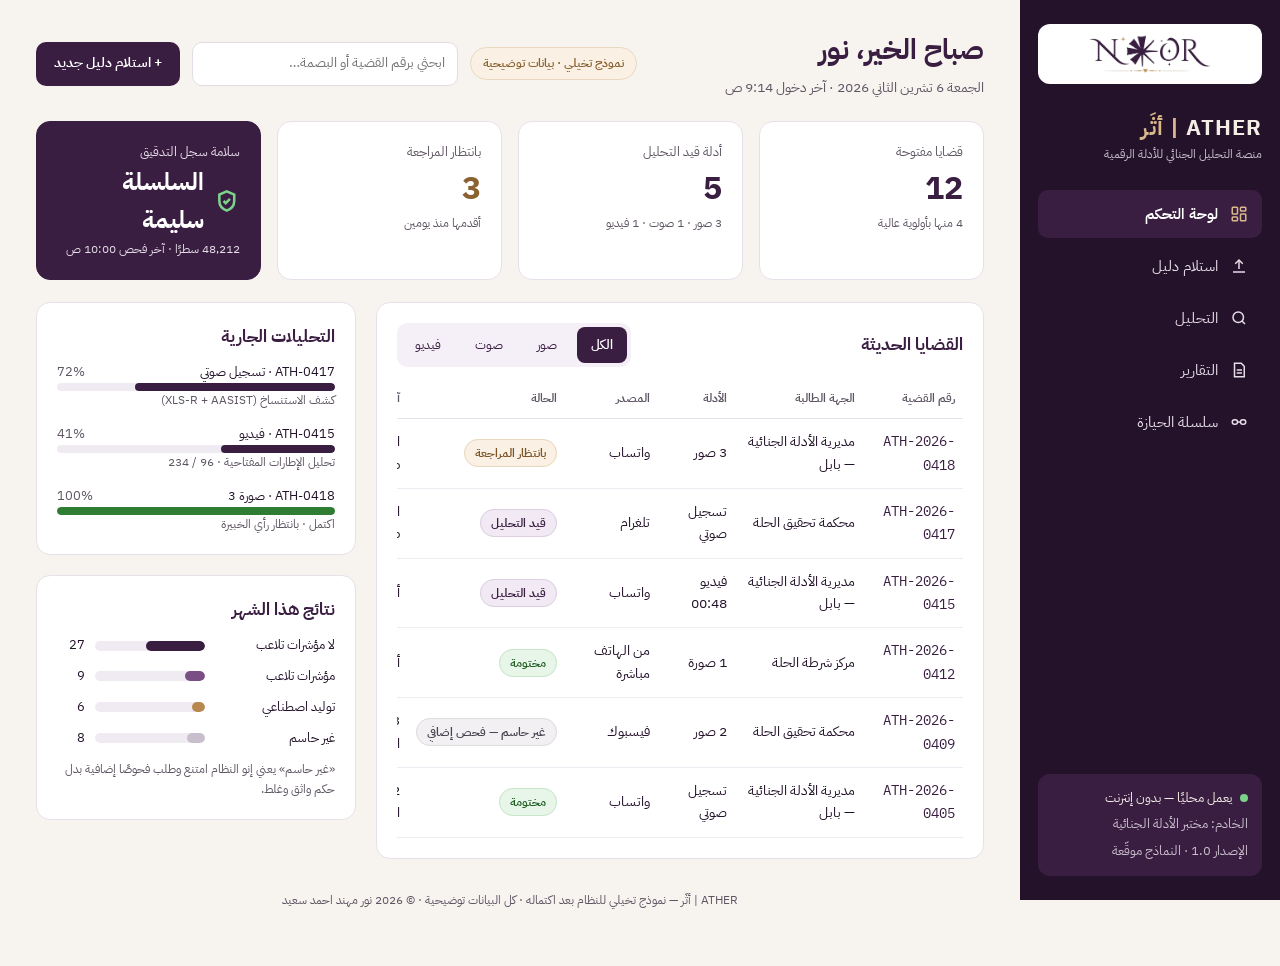
<file: index.html>
<!doctype html>
<html lang="ar" dir="rtl">
<head>
<meta charset="utf-8">
<meta name="viewport" content="width=device-width, initial-scale=1">
<title>ATHER | أثَر — لوحة التحكم</title>
<meta name="description" content="ATHER (أثَر) — نموذج تخيلي لمنصة تحليل جنائي للأدلة الرقمية: صور، صوت، فيديو.">
<link rel="icon" type="image/png" href="logo.png">
<link rel="preconnect" href="https://fonts.googleapis.com">
<link rel="preconnect" href="https://fonts.gstatic.com" crossorigin>
<link href="https://fonts.googleapis.com/css2?family=IBM+Plex+Sans+Arabic:wght@400;500;600;700&family=IBM+Plex+Mono:wght@400;500&family=Amiri:wght@400;700&display=swap" rel="stylesheet">
<link rel="stylesheet" href="style.css">
</head>
<body>
<div class="layout">
  <nav class="side" aria-label="القائمة الرئيسية">
    <div class="logo"><img src="logo.png" alt="شعار نور"></div>
    <div class="brand">ATHER <span>| أثَر</span><small>منصة التحليل الجنائي للأدلة الرقمية</small></div>
    <div class="nav">
      <a href="index.html" class="active" aria-current="page"><svg viewBox="0 0 24 24" aria-hidden="true"><rect x="3" y="3" width="7" height="9" rx="1"/><rect x="14" y="3" width="7" height="5" rx="1"/><rect x="14" y="12" width="7" height="9" rx="1"/><rect x="3" y="16" width="7" height="5" rx="1"/></svg>لوحة التحكم</a>
      <a href="intake.html"><svg viewBox="0 0 24 24" aria-hidden="true"><path d="M12 16V4"/><path d="M7 9l5-5 5 5"/><path d="M4 20h16"/></svg>استلام دليل</a>
      <a href="analysis.html"><svg viewBox="0 0 24 24" aria-hidden="true"><circle cx="11" cy="11" r="7"/><path d="M20 20l-4-4"/></svg>التحليل</a>
      <a href="report.html"><svg viewBox="0 0 24 24" aria-hidden="true"><path d="M6 3h9l4 4v14H6z"/><path d="M9 12h7M9 16h7"/></svg>التقارير</a>
      <a href="custody.html"><svg viewBox="0 0 24 24" aria-hidden="true"><rect x="3" y="9" width="7" height="6" rx="3"/><rect x="14" y="9" width="7" height="6" rx="3"/><path d="M10 12h4"/></svg>سلسلة الحيازة</a>
    </div>
    <div class="status">
      <span class="on">يعمل محليًا — بدون إنترنت</span>
      <div>الخادم: مختبر الأدلة الجنائية</div>
      <div>الإصدار 1.0 · النماذج موقّعة</div>
    </div>
  </nav>
  <main class="main">
    <header class="top">
      <div>
        <h1>صباح الخير، نور</h1>
        <p>الجمعة 6 تشرين الثاني 2026 · آخر دخول 9:14 ص</p>
      </div>
      <div style="display:flex;flex-wrap:wrap;gap:12px;align-items:center">
        <span class="demo">نموذج تخيلي · بيانات توضيحية</span>
        <label class="f" style="flex-direction:row;align-items:center;gap:8px;background:#fff;border:1px solid #E3DCE6;border-radius:10px;padding:0 12px;min-height:44px">
          <span class="sr">بحث</span>
          <input type="search" placeholder="ابحثي برقم القضية أو البصمة…" style="border:0;min-height:40px;padding:0;width:240px">
        </label>
        <a class="btn" href="intake.html">+ استلام دليل جديد</a>
      </div>
    </header>

    <section class="grid4" aria-label="المؤشرات">
      <div class="card kpi"><div class="lbl">قضايا مفتوحة</div><div class="val">12</div><div class="sub">4 منها بأولوية عالية</div></div>
      <div class="card kpi"><div class="lbl">أدلة قيد التحليل</div><div class="val">5</div><div class="sub">3 صور · 1 صوت · 1 فيديو</div></div>
      <div class="card kpi"><div class="lbl">بانتظار المراجعة</div><div class="val" style="color:#8A6232">3</div><div class="sub">أقدمها منذ يومين</div></div>
      <div class="card kpi dark"><div class="lbl">سلامة سجل التدقيق</div>
        <div class="val"><svg width="26" height="26" viewBox="0 0 24 24" fill="none" stroke="#7BD389" stroke-width="2.4" aria-hidden="true"><path d="M12 3l7 3v6c0 4.5-3 7.5-7 9-4-1.5-7-4.5-7-9V6z"/><path d="M9 12l2 2 4-4"/></svg>السلسلة سليمة</div>
        <div class="sub">48,212 سطرًا · آخر فحص 10:00 ص</div></div>
    </section>

    <div class="row">
      <section class="card grow" aria-label="القضايا الحديثة">
        <div style="display:flex;flex-wrap:wrap;align-items:center;justify-content:space-between;gap:12px;margin-bottom:12px">
          <h2 style="margin:0">القضايا الحديثة</h2>
          <div class="seg" role="group" aria-label="تصفية حسب نوع الدليل" id="filters">
            <button type="button" data-f="all" aria-pressed="true">الكل</button>
            <button type="button" data-f="image" aria-pressed="false">صور</button>
            <button type="button" data-f="audio" aria-pressed="false">صوت</button>
            <button type="button" data-f="video" aria-pressed="false">فيديو</button>
          </div>
        </div>
        <div class="scroll">
          <table style="min-width:640px">
            <thead><tr><th>رقم القضية</th><th>الجهة الطالبة</th><th>الأدلة</th><th>المصدر</th><th>الحالة</th><th>آخر تحديث</th></tr></thead>
            <tbody id="cases">
              <tr data-k="image"><td><a class="mono" href="analysis.html">ATH-2026-0418</a></td><td>مديرية الأدلة الجنائية — بابل</td><td>3 صور</td><td>واتساب</td><td><span class="chip gold">بانتظار المراجعة</span></td><td>اليوم 10:42 ص</td></tr>
              <tr data-k="audio"><td><a class="mono" href="analysis.html#audio">ATH-2026-0417</a></td><td>محكمة تحقيق الحلة</td><td>تسجيل صوتي</td><td>تلغرام</td><td><span class="chip purple">قيد التحليل</span></td><td>اليوم 9:58 ص</td></tr>
              <tr data-k="video"><td><a class="mono" href="analysis.html#video">ATH-2026-0415</a></td><td>مديرية الأدلة الجنائية — بابل</td><td>فيديو 00:48</td><td>واتساب</td><td><span class="chip purple">قيد التحليل</span></td><td>أمس 4:20 م</td></tr>
              <tr data-k="image"><td><a class="mono" href="report.html">ATH-2026-0412</a></td><td>مركز شرطة الحلة</td><td>1 صورة</td><td>من الهاتف مباشرة</td><td><span class="chip green">مختومة</span></td><td>أمس 1:05 م</td></tr>
              <tr data-k="image"><td><a class="mono" href="analysis.html">ATH-2026-0409</a></td><td>محكمة تحقيق الحلة</td><td>2 صور</td><td>فيسبوك</td><td><span class="chip grey">غير حاسم — فحص إضافي</span></td><td>3 تشرين الثاني</td></tr>
              <tr data-k="audio"><td><a class="mono" href="report.html">ATH-2026-0405</a></td><td>مديرية الأدلة الجنائية — بابل</td><td>تسجيل صوتي</td><td>واتساب</td><td><span class="chip green">مختومة</span></td><td>2 تشرين الثاني</td></tr>
            </tbody>
          </table>
        </div>
      </section>

      <div class="side-col">
        <section class="card" aria-label="التحليلات الجارية">
          <h2>التحليلات الجارية</h2>
          <div style="display:flex;flex-direction:column;gap:14px;font-size:13px">
            <div><div style="display:flex;justify-content:space-between"><span>ATH-0417 · تسجيل صوتي</span><span class="crumb">72%</span></div><div class="bar"><i style="width:72%"></i></div><div class="crumb" style="font-size:12px">كشف الاستنساخ (XLS-R + AASIST)</div></div>
            <div><div style="display:flex;justify-content:space-between"><span>ATH-0415 · فيديو</span><span class="crumb">41%</span></div><div class="bar"><i style="width:41%"></i></div><div class="crumb" style="font-size:12px">تحليل الإطارات المفتاحية · 96 / 234</div></div>
            <div><div style="display:flex;justify-content:space-between"><span>ATH-0418 · صورة 3</span><span class="crumb">100%</span></div><div class="bar"><i style="width:100%;background:#2E7D32"></i></div><div class="crumb" style="font-size:12px">اكتمل · بانتظار رأي الخبيرة</div></div>
          </div>
        </section>
        <section class="card" aria-label="نتائج هذا الشهر">
          <h2>نتائج هذا الشهر</h2>
          <div style="display:flex;flex-direction:column;gap:10px;font-size:13px">
            <div style="display:flex;align-items:center;gap:10px"><span style="width:120px">لا مؤشرات تلاعب</span><div class="bar" style="flex:1;height:10px"><i style="width:54%"></i></div><span style="width:28px">27</span></div>
            <div style="display:flex;align-items:center;gap:10px"><span style="width:120px">مؤشرات تلاعب</span><div class="bar" style="flex:1;height:10px"><i style="width:18%;background:#7A4F86"></i></div><span style="width:28px">9</span></div>
            <div style="display:flex;align-items:center;gap:10px"><span style="width:120px">توليد اصطناعي</span><div class="bar" style="flex:1;height:10px"><i style="width:12%;background:#B8894F"></i></div><span style="width:28px">6</span></div>
            <div style="display:flex;align-items:center;gap:10px"><span style="width:120px">غير حاسم</span><div class="bar" style="flex:1;height:10px"><i style="width:16%;background:#C9BFCC"></i></div><span style="width:28px">8</span></div>
          </div>
          <p class="crumb" style="margin:12px 0 0;font-size:12px">«غير حاسم» يعني إنو النظام امتنع وطلب فحوصًا إضافية بدل حكم واثق وغلط.</p>
        </section>
      </div>
    </div>

    <footer class="site">ATHER | أثَر — نموذج تخيلي للنظام بعد اكتماله · كل البيانات توضيحية · © 2026 نور مهند احمد سعيد</footer>
  </main>
</div>
<script src="index.js"></script>
</body>
</html>
</file>
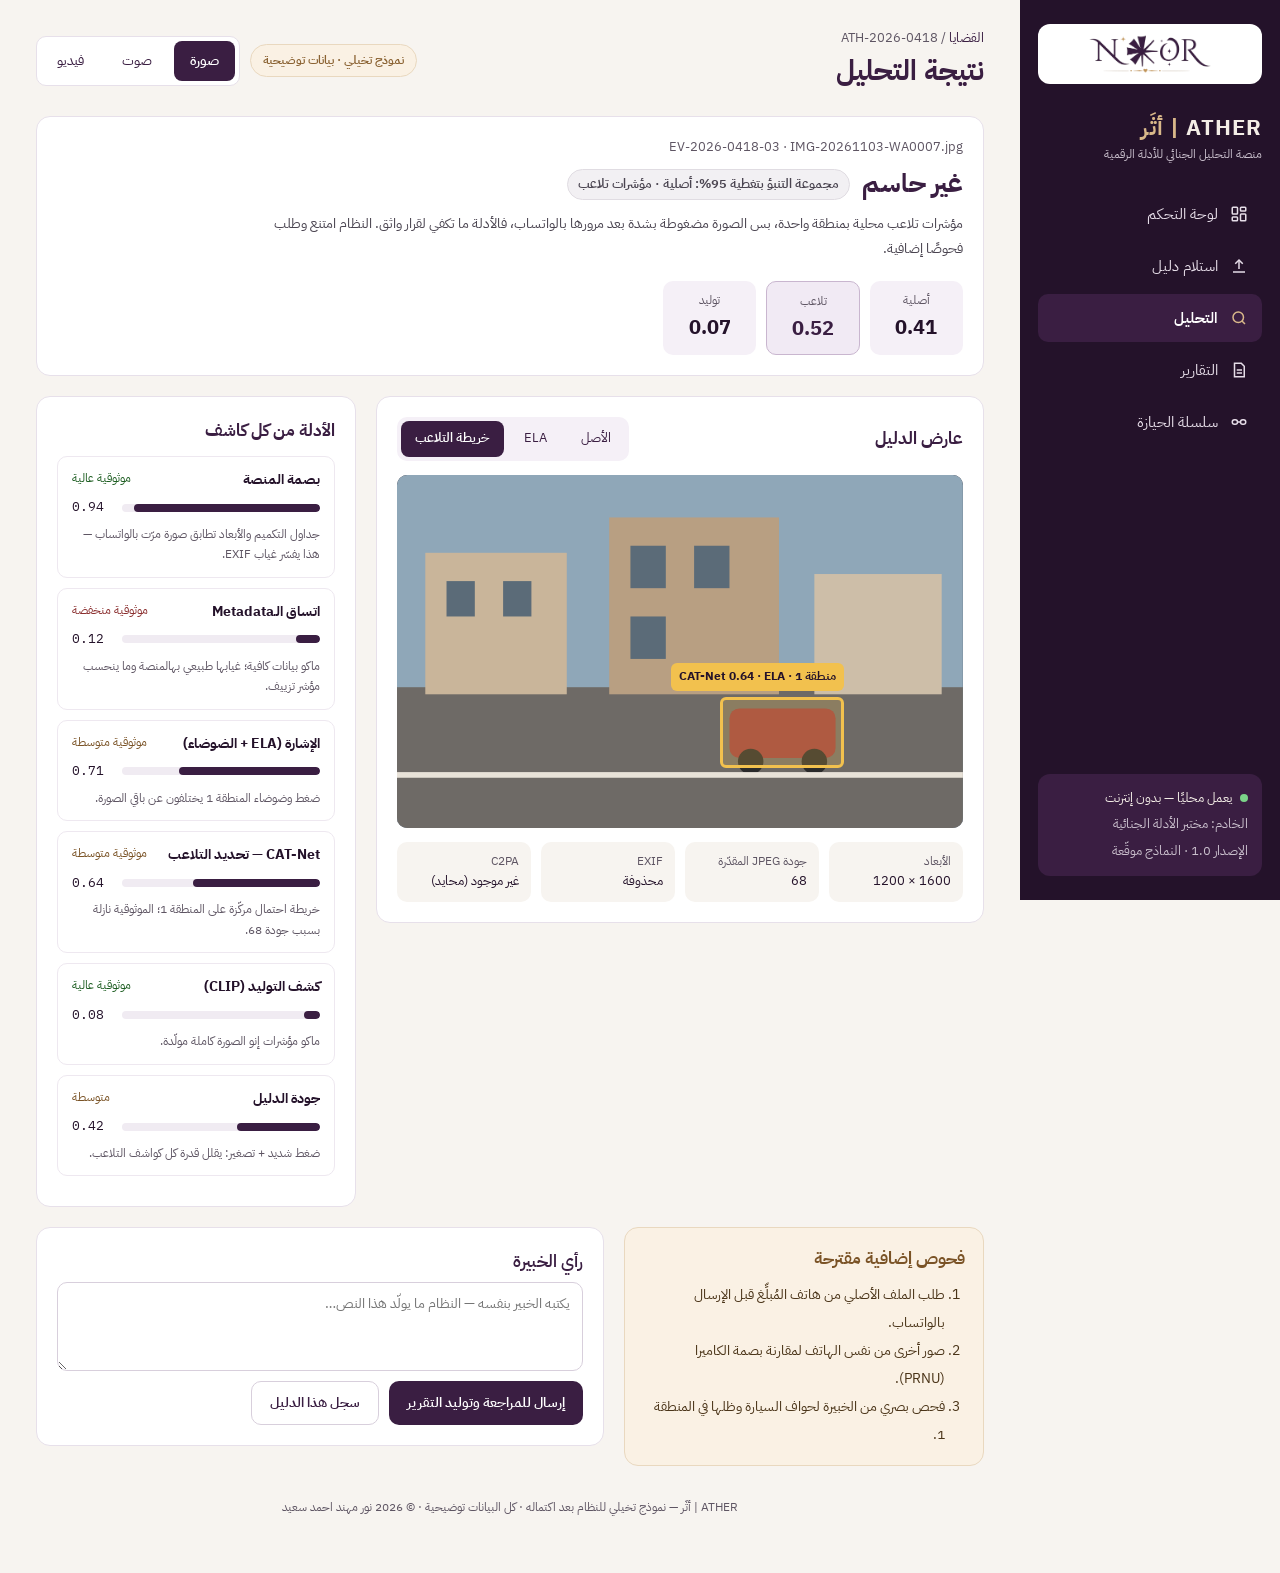
<file: analysis.html>
<!doctype html>
<html lang="ar" dir="rtl">
<head>
<meta charset="utf-8">
<meta name="viewport" content="width=device-width, initial-scale=1">
<title>ATHER | أثَر — نتيجة التحليل</title>
<meta name="description" content="ATHER (أثَر) — نموذج تخيلي لمنصة تحليل جنائي للأدلة الرقمية: صور، صوت، فيديو.">
<link rel="icon" type="image/png" href="logo.png">
<link rel="preconnect" href="https://fonts.googleapis.com">
<link rel="preconnect" href="https://fonts.gstatic.com" crossorigin>
<link href="https://fonts.googleapis.com/css2?family=IBM+Plex+Sans+Arabic:wght@400;500;600;700&family=IBM+Plex+Mono:wght@400;500&family=Amiri:wght@400;700&display=swap" rel="stylesheet">
<link rel="stylesheet" href="style.css">
</head>
<body>
<div class="layout">
  <nav class="side" aria-label="القائمة الرئيسية">
    <div class="logo"><img src="logo.png" alt="شعار نور"></div>
    <div class="brand">ATHER <span>| أثَر</span><small>منصة التحليل الجنائي للأدلة الرقمية</small></div>
    <div class="nav">
      <a href="index.html"><svg viewBox="0 0 24 24" aria-hidden="true"><rect x="3" y="3" width="7" height="9" rx="1"/><rect x="14" y="3" width="7" height="5" rx="1"/><rect x="14" y="12" width="7" height="9" rx="1"/><rect x="3" y="16" width="7" height="5" rx="1"/></svg>لوحة التحكم</a>
      <a href="intake.html"><svg viewBox="0 0 24 24" aria-hidden="true"><path d="M12 16V4"/><path d="M7 9l5-5 5 5"/><path d="M4 20h16"/></svg>استلام دليل</a>
      <a href="analysis.html" class="active" aria-current="page"><svg viewBox="0 0 24 24" aria-hidden="true"><circle cx="11" cy="11" r="7"/><path d="M20 20l-4-4"/></svg>التحليل</a>
      <a href="report.html"><svg viewBox="0 0 24 24" aria-hidden="true"><path d="M6 3h9l4 4v14H6z"/><path d="M9 12h7M9 16h7"/></svg>التقارير</a>
      <a href="custody.html"><svg viewBox="0 0 24 24" aria-hidden="true"><rect x="3" y="9" width="7" height="6" rx="3"/><rect x="14" y="9" width="7" height="6" rx="3"/><path d="M10 12h4"/></svg>سلسلة الحيازة</a>
    </div>
    <div class="status">
      <span class="on">يعمل محليًا — بدون إنترنت</span>
      <div>الخادم: مختبر الأدلة الجنائية</div>
      <div>الإصدار 1.0 · النماذج موقّعة</div>
    </div>
  </nav>
  <main class="main">
    <header class="top">
      <div>
        <div class="crumb"><a href="index.html">القضايا</a> / <span id="crumbCase">ATH-2026-0418</span></div>
        <h1>نتيجة التحليل</h1>
      </div>
      <div style="display:flex;flex-wrap:wrap;gap:10px;align-items:center">
        <span class="demo">نموذج تخيلي · بيانات توضيحية</span>
        <div class="seg white" role="tablist" aria-label="نوع الدليل" id="tabs">
          <button type="button" role="tab" data-t="image" aria-selected="true">صورة</button>
          <button type="button" role="tab" data-t="audio" aria-selected="false">صوت</button>
          <button type="button" role="tab" data-t="video" aria-selected="false">فيديو</button>
        </div>
      </div>
    </header>

    <!-- IMAGE -->
    <div id="p-image" style="display:flex;flex-direction:column;gap:20px">
      <section class="card verdict" aria-label="القرار">
        <div style="display:flex;flex-direction:column;gap:6px">
          <div class="crumb">EV-2026-0418-03 · IMG-20261103-WA0007.jpg</div>
          <div style="display:flex;align-items:center;gap:12px;flex-wrap:wrap">
            <span class="big">غير حاسم</span>
            <span class="chip grey" style="font-size:13px">مجموعة التنبؤ بتغطية 95%: أصلية · مؤشرات تلاعب</span>
          </div>
          <p style="margin:0;font-size:14px;color:#4A4450;max-width:720px;line-height:1.8">مؤشرات تلاعب محلية بمنطقة واحدة، بس الصورة مضغوطة بشدة بعد مرورها بالواتساب، فالأدلة ما تكفي لقرار واثق. النظام امتنع وطلب فحوصًا إضافية.</p>
        </div>
        <div class="probs"><div>أصلية<b>0.41</b></div><div class="hi">تلاعب<b>0.52</b></div><div>توليد<b>0.07</b></div></div>
      </section>

      <div class="row">
        <section class="card grow" aria-label="عارض الدليل">
          <div style="display:flex;flex-wrap:wrap;justify-content:space-between;align-items:center;gap:10px;margin-bottom:14px">
            <h2 style="margin:0">عارض الدليل</h2>
            <div class="seg" role="group" aria-label="طبقة العرض" id="layers">
              <button type="button" data-l="orig" aria-pressed="false">الأصل</button>
              <button type="button" data-l="ela" aria-pressed="false">ELA</button>
              <button type="button" data-l="map" aria-pressed="true">خريطة التلاعب</button>
            </div>
          </div>
          <div class="viewer" id="viewer">
            <svg role="img" aria-label="صورة توضيحية لمشهد شارع" viewBox="0 0 800 500">
              <rect width="800" height="500" fill="#8FA7B8"/><rect y="300" width="800" height="200" fill="#6E6A66"/>
              <rect x="40" y="110" width="200" height="200" fill="#C9B59A"/><rect x="70" y="150" width="40" height="50" fill="#5B6B78"/><rect x="150" y="150" width="40" height="50" fill="#5B6B78"/>
              <rect x="300" y="60" width="240" height="250" fill="#B89F82"/><rect x="330" y="100" width="50" height="60" fill="#5B6B78"/><rect x="420" y="100" width="50" height="60" fill="#5B6B78"/><rect x="330" y="200" width="50" height="60" fill="#5B6B78"/>
              <rect x="590" y="140" width="180" height="170" fill="#CDBEA8"/>
              <rect x="470" y="330" width="150" height="70" rx="14" fill="#9C3D3D"/><circle cx="500" cy="405" r="18" fill="#2A2A2A"/><circle cx="590" cy="405" r="18" fill="#2A2A2A"/>
              <rect y="420" width="800" height="8" fill="#E8E2D8"/>
            </svg>
            <div class="ov ela hidden" data-layer="ela"></div><div class="ov ela-dots hidden" data-layer="ela"></div><div class="ov ela-hot hidden" data-layer="ela"></div>
            <div class="ov box" data-layer="map"></div><div class="ov tag" data-layer="map">منطقة 1 · CAT-Net 0.64 · ELA</div>
          </div>
          <div class="facts">
            <div><small>الأبعاد</small>1600 × 1200</div><div><small>جودة JPEG المقدّرة</small>68</div>
            <div><small>EXIF</small>محذوفة</div><div><small>C2PA</small>غير موجود (محايد)</div>
          </div>
        </section>

        <section class="card side-col" aria-label="الكواشف" style="display:block">
          <h2>الأدلة من كل كاشف</h2>
          <div class="det"><div class="h"><strong>بصمة المنصة</strong><span class="rel-hi">موثوقية عالية</span></div><div class="r"><div class="bar"><i style="width:94%"></i></div><span class="mono">0.94</span></div><p>جداول التكميم والأبعاد تطابق صورة مرّت بالواتساب — هذا يفسّر غياب EXIF.</p></div>
          <div class="det"><div class="h"><strong>اتساق الـMetadata</strong><span class="rel-lo">موثوقية منخفضة</span></div><div class="r"><div class="bar"><i style="width:12%"></i></div><span class="mono">0.12</span></div><p>ماكو بيانات كافية؛ غيابها طبيعي بهالمنصة وما ينحسب مؤشر تزييف.</p></div>
          <div class="det"><div class="h"><strong>الإشارة (ELA + الضوضاء)</strong><span class="rel-mid">موثوقية متوسطة</span></div><div class="r"><div class="bar"><i style="width:71%"></i></div><span class="mono">0.71</span></div><p>ضغط وضوضاء المنطقة 1 يختلفون عن باقي الصورة.</p></div>
          <div class="det"><div class="h"><strong>CAT-Net — تحديد التلاعب</strong><span class="rel-mid">موثوقية متوسطة</span></div><div class="r"><div class="bar"><i style="width:64%"></i></div><span class="mono">0.64</span></div><p>خريطة احتمال مركّزة على المنطقة 1؛ الموثوقية نازلة بسبب جودة 68.</p></div>
          <div class="det"><div class="h"><strong>كشف التوليد (CLIP)</strong><span class="rel-hi">موثوقية عالية</span></div><div class="r"><div class="bar"><i style="width:8%"></i></div><span class="mono">0.08</span></div><p>ماكو مؤشرات إنو الصورة كاملة مولّدة.</p></div>
          <div class="det"><div class="h"><strong>جودة الدليل</strong><span class="rel-mid">متوسطة</span></div><div class="r"><div class="bar"><i style="width:42%"></i></div><span class="mono">0.42</span></div><p>ضغط شديد + تصغير: يقلل قدرة كل كواشف التلاعب.</p></div>
        </section>
      </div>

      <div class="row">
        <section class="note" style="flex:1 1 360px" aria-label="فحوص إضافية مقترحة">
          <strong style="display:block;font-size:17px;margin-bottom:6px">فحوص إضافية مقترحة</strong>
          <ol style="margin:0;padding-inline-start:20px;line-height:2">
            <li>طلب الملف الأصلي من هاتف المُبلِّغ قبل الإرسال بالواتساب.</li>
            <li>صور أخرى من نفس الهاتف لمقارنة بصمة الكاميرا (PRNU).</li>
            <li>فحص بصري من الخبيرة لحواف السيارة وظلها في المنطقة 1.</li>
          </ol>
        </section>
        <section class="card grow" aria-label="رأي الخبيرة" style="display:flex;flex-direction:column;gap:10px">
          <label class="f" style="font-size:17px;color:#3A1E42">رأي الخبيرة
            <textarea rows="3" placeholder="يكتبه الخبير بنفسه — النظام ما يولّد هذا النص…"></textarea></label>
          <div style="display:flex;gap:10px;flex-wrap:wrap">
            <a class="btn" href="report.html">إرسال للمراجعة وتوليد التقرير</a>
            <a class="btn ghost" href="custody.html">سجل هذا الدليل</a>
          </div>
        </section>
      </div>
    </div>

    <!-- AUDIO -->
    <div id="p-audio" class="hidden" style="flex-direction:column;gap:20px">
      <section class="card" aria-label="القرار">
        <div class="crumb">EV-2026-0417-01 · رسالة صوتية · 00:42 · Opus</div>
        <div style="display:flex;align-items:center;gap:12px;flex-wrap:wrap;margin:6px 0">
          <span class="big" style="font-size:26px;font-weight:700;color:#3A1E42">مؤشرات صوت مستنسخ — جزئيًا</span>
          <span class="chip gold" style="font-size:13px">المقطع 00:14 – 00:19 فقط</span>
        </div>
        <p style="margin:0;font-size:14px;color:#4A4450;line-height:1.8;max-width:760px">باقي التسجيل يتسق مع كلام طبيعي باللهجة العراقية. خمس ثواني بالوسط بيها مؤشرات توليد عالية ونقطتا انقطاع بالخلفية الصوتية.</p>
      </section>
      <section class="card" aria-label="الموجة الصوتية" style="display:flex;flex-direction:column;gap:12px">
        <h2 style="margin:0">الموجة واحتمال التوليد عبر الزمن</h2>
        <div class="wave" id="wave" aria-hidden="true"></div>
        <div class="mono ltr" style="display:flex;justify-content:space-between;font-size:12px;color:#5E5563"><span>00:00</span><span>00:14</span><span>00:19</span><span>00:42</span></div>
        <div class="legend"><span><i style="background:#7A4F86"></i>كلام طبيعي</span><span><i style="background:#D9822B"></i>احتمال توليد عالٍ</span></div>
      </section>
      <section class="grid4" aria-label="الكواشف">
        <div class="mini"><strong>بنية الملف والترميز</strong><b>Opus 16 kHz</b><small>يطابق رسالة صوتية من الواتساب؛ ماكو آثار تحرير بالحاوية.</small></div>
        <div class="mini"><strong>كشف الاستنساخ (XLS-R + AASIST)</strong><b>0.88</b><small>أعلى قيمة بالمقطع 00:14–00:19؛ باقي التسجيل تحت 0.15.</small></div>
        <div class="mini"><strong>القص واللصق</strong><b>نقطتان</b><small>انقطاع مفاجئ بضوضاء الخلفية عند 00:14 و 00:19.</small></div>
        <div class="mini"><strong>تردد الشبكة (ENF)</strong><b>غير متاح</b><small>ضغط Opus أزال إشارة 50 Hz — ما ينحسب ضد أو مع.</small></div>
      </section>
    </div>

    <!-- VIDEO -->
    <div id="p-video" class="hidden" style="flex-direction:column;gap:20px">
      <section class="card" aria-label="القرار">
        <div class="crumb">EV-2026-0415-01 · فيديو · 00:48 · H.264 · 720p</div>
        <div style="font-size:26px;font-weight:700;color:#3A1E42;margin:6px 0">مؤشرات تلاعب — عدم تطابق الصوت والشفاه</div>
        <p style="margin:0;font-size:14px;color:#4A4450;line-height:1.8;max-width:760px">الفيديو نفسه انعاد ترميزه مرة وحدة (طبيعي بعد الواتساب)، بس من الثانية 00:21 حركة الشفاه ما تطابق الكلام، والمسار الصوتي بنفس الفترة بيه مؤشرات استنساخ.</p>
      </section>
      <section class="card" aria-label="الإطارات المفتاحية" style="display:flex;flex-direction:column;gap:12px">
        <h2 style="margin:0">الإطارات المفتاحية وتطابق الشفاه</h2>
        <div class="frames" id="frames"></div>
      </section>
      <section class="grid4" aria-label="الكواشف">
        <div class="mini"><strong>بنية الحاوية</strong><b>MP4 · ترميز واحد</b><small>يتسق مع مرور واحد عبر الواتساب.</small></div>
        <div class="mini"><strong>كواشف الصور على الإطارات</strong><b>0.18</b><small>ماكو مؤشرات تلاعب قوية بالإطارات نفسها.</small></div>
        <div class="mini"><strong>تطابق الشفاه والصوت</strong><b>0.21</b><small>ينزل بشدة من 00:21 إلى 00:33.</small></div>
        <div class="mini"><strong>المسار الصوتي</strong><b>0.79</b><small>مؤشرات استنساخ بنفس الفترة — الأدلة تتفق.</small></div>
      </section>
    </div>

    <footer class="site">ATHER | أثَر — نموذج تخيلي للنظام بعد اكتماله · كل البيانات توضيحية · © 2026 نور مهند احمد سعيد</footer>
  </main>
</div>
<script src="analysis.js"></script>
</body>
</html>
</file>
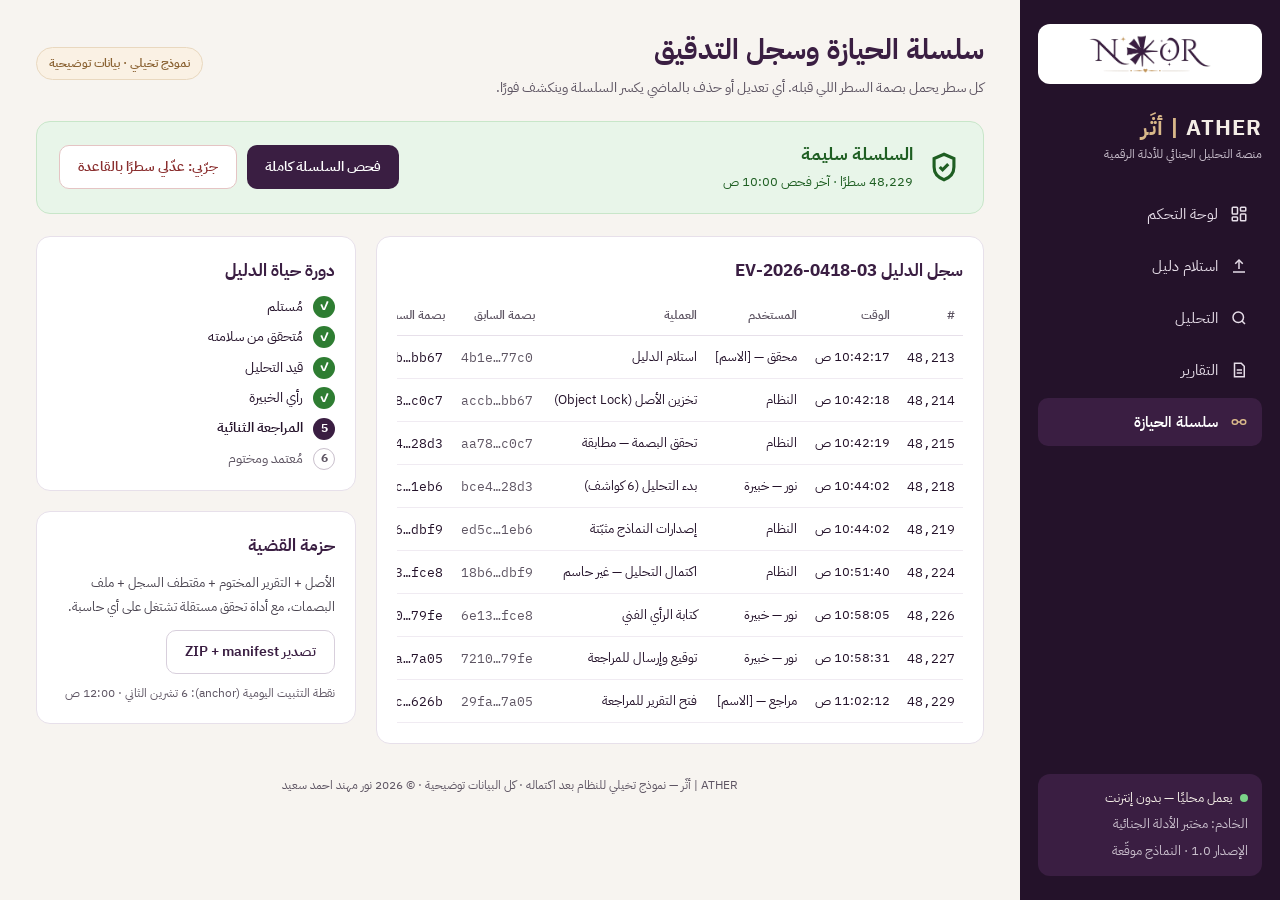
<file: custody.html>
<!doctype html>
<html lang="ar" dir="rtl">
<head>
<meta charset="utf-8">
<meta name="viewport" content="width=device-width, initial-scale=1">
<title>ATHER | أثَر — سلسلة الحيازة</title>
<meta name="description" content="ATHER (أثَر) — نموذج تخيلي لمنصة تحليل جنائي للأدلة الرقمية: صور، صوت، فيديو.">
<link rel="icon" type="image/png" href="logo.png">
<link rel="preconnect" href="https://fonts.googleapis.com">
<link rel="preconnect" href="https://fonts.gstatic.com" crossorigin>
<link href="https://fonts.googleapis.com/css2?family=IBM+Plex+Sans+Arabic:wght@400;500;600;700&family=IBM+Plex+Mono:wght@400;500&family=Amiri:wght@400;700&display=swap" rel="stylesheet">
<link rel="stylesheet" href="style.css">
</head>
<body>
<div class="layout">
  <nav class="side" aria-label="القائمة الرئيسية">
    <div class="logo"><img src="logo.png" alt="شعار نور"></div>
    <div class="brand">ATHER <span>| أثَر</span><small>منصة التحليل الجنائي للأدلة الرقمية</small></div>
    <div class="nav">
      <a href="index.html"><svg viewBox="0 0 24 24" aria-hidden="true"><rect x="3" y="3" width="7" height="9" rx="1"/><rect x="14" y="3" width="7" height="5" rx="1"/><rect x="14" y="12" width="7" height="9" rx="1"/><rect x="3" y="16" width="7" height="5" rx="1"/></svg>لوحة التحكم</a>
      <a href="intake.html"><svg viewBox="0 0 24 24" aria-hidden="true"><path d="M12 16V4"/><path d="M7 9l5-5 5 5"/><path d="M4 20h16"/></svg>استلام دليل</a>
      <a href="analysis.html"><svg viewBox="0 0 24 24" aria-hidden="true"><circle cx="11" cy="11" r="7"/><path d="M20 20l-4-4"/></svg>التحليل</a>
      <a href="report.html"><svg viewBox="0 0 24 24" aria-hidden="true"><path d="M6 3h9l4 4v14H6z"/><path d="M9 12h7M9 16h7"/></svg>التقارير</a>
      <a href="custody.html" class="active" aria-current="page"><svg viewBox="0 0 24 24" aria-hidden="true"><rect x="3" y="9" width="7" height="6" rx="3"/><rect x="14" y="9" width="7" height="6" rx="3"/><path d="M10 12h4"/></svg>سلسلة الحيازة</a>
    </div>
    <div class="status">
      <span class="on">يعمل محليًا — بدون إنترنت</span>
      <div>الخادم: مختبر الأدلة الجنائية</div>
      <div>الإصدار 1.0 · النماذج موقّعة</div>
    </div>
  </nav>
  <main class="main">
    <header class="top">
      <div>
        <h1>سلسلة الحيازة وسجل التدقيق</h1>
        <p>كل سطر يحمل بصمة السطر اللي قبله. أي تعديل أو حذف بالماضي يكسر السلسلة وينكشف فورًا.</p>
      </div>
      <span class="demo">نموذج تخيلي · بيانات توضيحية</span>
    </header>

    <section class="banner" id="banner" aria-live="polite">
      <div class="i">
        <svg width="34" height="34" viewBox="0 0 24 24" fill="none" stroke="currentColor" stroke-width="2.2" aria-hidden="true"><path d="M12 3l7 3v6c0 4.5-3 7.5-7 9-4-1.5-7-4.5-7-9V6z"/><path id="bIcon" d="M9 12l2 2 4-4"/></svg>
        <div><strong id="bTitle">السلسلة سليمة</strong><span id="bText">48,229 سطرًا · آخر فحص 10:00 ص</span></div>
      </div>
      <div style="display:flex;flex-wrap:wrap;gap:10px">
        <button type="button" class="btn" id="btnVerify">فحص السلسلة كاملة</button>
        <button type="button" class="btn danger" id="btnTamper">جرّبي: عدّلي سطرًا بالقاعدة</button>
      </div>
    </section>

    <div class="row">
      <section class="card grow" aria-label="سجل الدليل">
        <h2>سجل الدليل EV-2026-0418-03</h2>
        <div class="scroll">
          <table style="min-width:600px;font-size:12.5px">
            <thead><tr><th>#</th><th>الوقت</th><th>المستخدم</th><th>العملية</th><th>بصمة السابق</th><th>بصمة السطر</th></tr></thead>
            <tbody id="log"></tbody>
          </table>
        </div>
      </section>
      <aside class="side-col">
        <section class="card" aria-label="دورة حياة الدليل">
          <h2>دورة حياة الدليل</h2>
          <ol class="life">
            <li><b>✓</b>مُستلم</li><li><b>✓</b>مُتحقق من سلامته</li><li><b>✓</b>قيد التحليل</li><li><b>✓</b>رأي الخبيرة</li>
            <li class="now"><b>5</b>المراجعة الثنائية</li><li class="todo"><b>6</b>مُعتمد ومختوم</li>
          </ol>
        </section>
        <section class="card" aria-label="حزمة القضية">
          <h2>حزمة القضية</h2>
          <p style="margin:0 0 12px;font-size:13px;color:#4A4450;line-height:1.8">الأصل + التقرير المختوم + مقتطف السجل + ملف البصمات، مع أداة تحقق مستقلة تشتغل على أي حاسبة.</p>
          <button type="button" class="btn ghost" id="btnExport">تصدير ZIP + manifest</button>
          <p class="crumb" id="exportNote" style="margin:10px 0 0;font-size:12px">نقطة التثبيت اليومية (anchor): 6 تشرين الثاني · 12:00 ص</p>
        </section>
      </aside>
    </div>

    <footer class="site">ATHER | أثَر — نموذج تخيلي للنظام بعد اكتماله · كل البيانات توضيحية · © 2026 نور مهند احمد سعيد</footer>
  </main>
</div>
<script src="custody.js"></script>
</body>
</html>
</file>
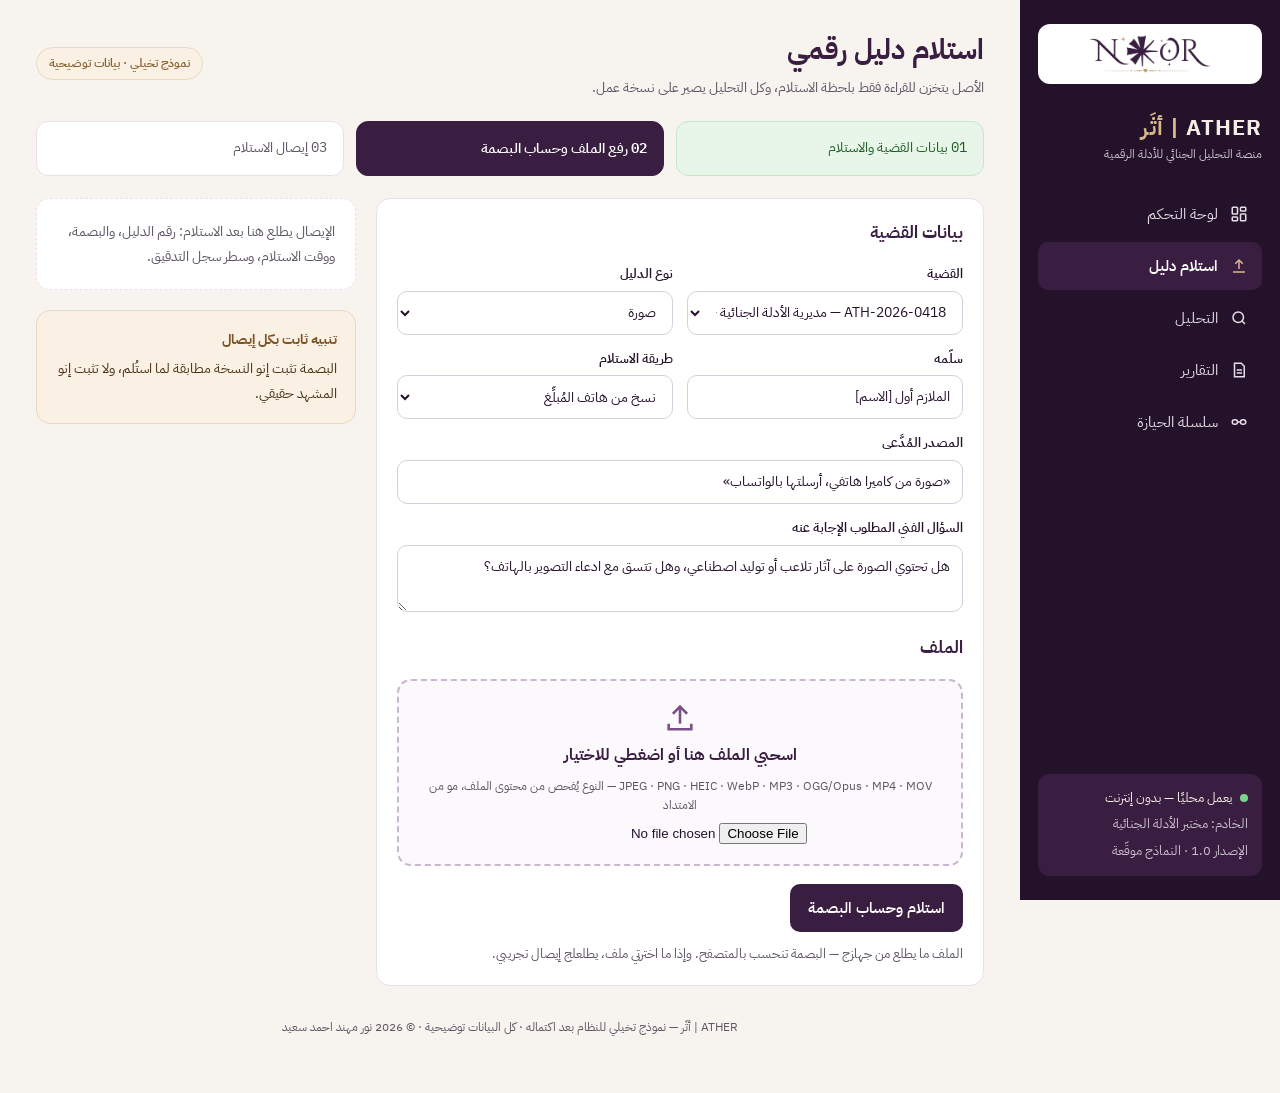
<file: intake.html>
<!doctype html>
<html lang="ar" dir="rtl">
<head>
<meta charset="utf-8">
<meta name="viewport" content="width=device-width, initial-scale=1">
<title>ATHER | أثَر — استلام دليل</title>
<meta name="description" content="ATHER (أثَر) — نموذج تخيلي لمنصة تحليل جنائي للأدلة الرقمية: صور، صوت، فيديو.">
<link rel="icon" type="image/png" href="logo.png">
<link rel="preconnect" href="https://fonts.googleapis.com">
<link rel="preconnect" href="https://fonts.gstatic.com" crossorigin>
<link href="https://fonts.googleapis.com/css2?family=IBM+Plex+Sans+Arabic:wght@400;500;600;700&family=IBM+Plex+Mono:wght@400;500&family=Amiri:wght@400;700&display=swap" rel="stylesheet">
<link rel="stylesheet" href="style.css">
</head>
<body>
<div class="layout">
  <nav class="side" aria-label="القائمة الرئيسية">
    <div class="logo"><img src="logo.png" alt="شعار نور"></div>
    <div class="brand">ATHER <span>| أثَر</span><small>منصة التحليل الجنائي للأدلة الرقمية</small></div>
    <div class="nav">
      <a href="index.html"><svg viewBox="0 0 24 24" aria-hidden="true"><rect x="3" y="3" width="7" height="9" rx="1"/><rect x="14" y="3" width="7" height="5" rx="1"/><rect x="14" y="12" width="7" height="9" rx="1"/><rect x="3" y="16" width="7" height="5" rx="1"/></svg>لوحة التحكم</a>
      <a href="intake.html" class="active" aria-current="page"><svg viewBox="0 0 24 24" aria-hidden="true"><path d="M12 16V4"/><path d="M7 9l5-5 5 5"/><path d="M4 20h16"/></svg>استلام دليل</a>
      <a href="analysis.html"><svg viewBox="0 0 24 24" aria-hidden="true"><circle cx="11" cy="11" r="7"/><path d="M20 20l-4-4"/></svg>التحليل</a>
      <a href="report.html"><svg viewBox="0 0 24 24" aria-hidden="true"><path d="M6 3h9l4 4v14H6z"/><path d="M9 12h7M9 16h7"/></svg>التقارير</a>
      <a href="custody.html"><svg viewBox="0 0 24 24" aria-hidden="true"><rect x="3" y="9" width="7" height="6" rx="3"/><rect x="14" y="9" width="7" height="6" rx="3"/><path d="M10 12h4"/></svg>سلسلة الحيازة</a>
    </div>
    <div class="status">
      <span class="on">يعمل محليًا — بدون إنترنت</span>
      <div>الخادم: مختبر الأدلة الجنائية</div>
      <div>الإصدار 1.0 · النماذج موقّعة</div>
    </div>
  </nav>
  <main class="main">
    <header class="top">
      <div>
        <h1>استلام دليل رقمي</h1>
        <p>الأصل يتخزن للقراءة فقط بلحظة الاستلام، وكل التحليل يصير على نسخة عمل.</p>
      </div>
      <span class="demo">نموذج تخيلي · بيانات توضيحية</span>
    </header>

    <ol class="steps" aria-label="مراحل الاستلام">
      <li class="done" id="st1"><span class="mono">01</span> بيانات القضية والاستلام</li>
      <li class="now" id="st2"><span class="mono">02</span> رفع الملف وحساب البصمة</li>
      <li id="st3"><span class="mono">03</span> إيصال الاستلام</li>
    </ol>

    <div class="row">
      <form class="card grow" id="intake" aria-label="نموذج الاستلام" style="display:flex;flex-direction:column;gap:18px">
        <h2 style="margin:0">بيانات القضية</h2>
        <div class="grid2">
          <label class="f">القضية
            <select><option>ATH-2026-0418 — مديرية الأدلة الجنائية — بابل</option><option>ATH-2026-0417 — محكمة تحقيق الحلة</option><option>قضية جديدة…</option></select></label>
          <label class="f">نوع الدليل
            <select><option>صورة</option><option>تسجيل صوتي</option><option>فيديو</option></select></label>
          <label class="f">سلّمه
            <input type="text" value="الملازم أول [الاسم]"></label>
          <label class="f">طريقة الاستلام
            <select><option>نسخ من هاتف المُبلِّغ</option><option>قرص / ذاكرة USB</option><option>تحميل من رابط</option></select></label>
          <label class="f full">المصدر المُدَّعى
            <input type="text" value="«صورة من كاميرا هاتفي، أرسلتها بالواتساب»"></label>
          <label class="f full">السؤال الفني المطلوب الإجابة عنه
            <textarea rows="2">هل تحتوي الصورة على آثار تلاعب أو توليد اصطناعي، وهل تتسق مع ادعاء التصوير بالهاتف؟</textarea></label>
        </div>
        <h2 style="margin:4px 0 0">الملف</h2>
        <label class="drop">
          <svg width="34" height="34" viewBox="0 0 24 24" fill="none" stroke="#7A4F86" stroke-width="1.8" aria-hidden="true"><path d="M12 16V4"/><path d="M7 9l5-5 5 5"/><path d="M4 16v4h16v-4"/></svg>
          <strong>اسحبي الملف هنا أو اضغطي للاختيار</strong>
          <span>JPEG · PNG · HEIC · WebP · MP3 · OGG/Opus · MP4 · MOV — النوع يُفحص من محتوى الملف، مو من الامتداد</span>
          <input type="file" id="file">
        </label>
        <div style="display:flex;flex-wrap:wrap;gap:12px;align-items:center">
          <button type="submit" class="btn" style="min-height:48px;font-size:15px">استلام وحساب البصمة</button>
          <span class="crumb" id="fileNote">الملف ما يطلع من جهازج — البصمة تنحسب بالمتصفح. وإذا ما اخترتي ملف، يطلعلج إيصال تجريبي.</span>
        </div>
      </form>

      <aside class="side-col" aria-label="إيصال الاستلام">
        <div class="card hidden" id="receipt" style="padding:0;overflow:hidden">
          <div style="background:#3A1E42;color:#fff;padding:16px 20px;display:flex;justify-content:space-between;align-items:center">
            <strong>إيصال استلام</strong><span class="mono" style="color:#D9B88A;font-size:13px">EV-2026-0418-03</span>
          </div>
          <dl class="kv" style="padding:16px 20px">
            <dt>الوقت</dt><dd id="r-time">6 تشرين الثاني 2026 · 10:42:17 ص</dd>
            <dt>الملف</dt><dd id="r-file">IMG-20261103-WA0007.jpg · 214 KB</dd>
            <dt>النوع الحقيقي</dt><dd id="r-type">JPEG (من الـmagic bytes)</dd>
            <dt>SHA-256</dt><dd class="mono ltr" id="r-sha" style="font-size:12px;word-break:break-all">9f2c41d8a07b3e5c6f19d2a4b8e0c7713a5d6e9f0b2c4d8e1a3f5b7c9d0e2f41</dd>
            <dt>التخزين</dt><dd>الأصل مقفول (Object Lock) · نسخة عمل منفصلة</dd>
            <dt>سجل التدقيق</dt><dd>السطر 48,213 أُضيف للسلسلة</dd>
          </dl>
          <div style="padding:0 20px 20px;display:flex;flex-wrap:wrap;gap:10px">
            <a class="btn" href="analysis.html">بدء التحليل</a>
            <a class="btn ghost" href="custody.html">عرض سلسلة الحيازة</a>
          </div>
        </div>
        <div class="card" id="placeholder" style="border-style:dashed;color:#5E5563;font-size:14px;line-height:1.8">
          الإيصال يطلع هنا بعد الاستلام: رقم الدليل، والبصمة، ووقت الاستلام، وسطر سجل التدقيق.
        </div>
        <div class="note"><strong style="display:block;margin-bottom:4px">تنبيه ثابت بكل إيصال</strong>
          البصمة تثبت إنو النسخة مطابقة لما استُلم، ولا تثبت إنو المشهد حقيقي.</div>
      </aside>
    </div>

    <footer class="site">ATHER | أثَر — نموذج تخيلي للنظام بعد اكتماله · كل البيانات توضيحية · © 2026 نور مهند احمد سعيد</footer>
  </main>
</div>
<script src="intake.js"></script>
</body>
</html>
</file>
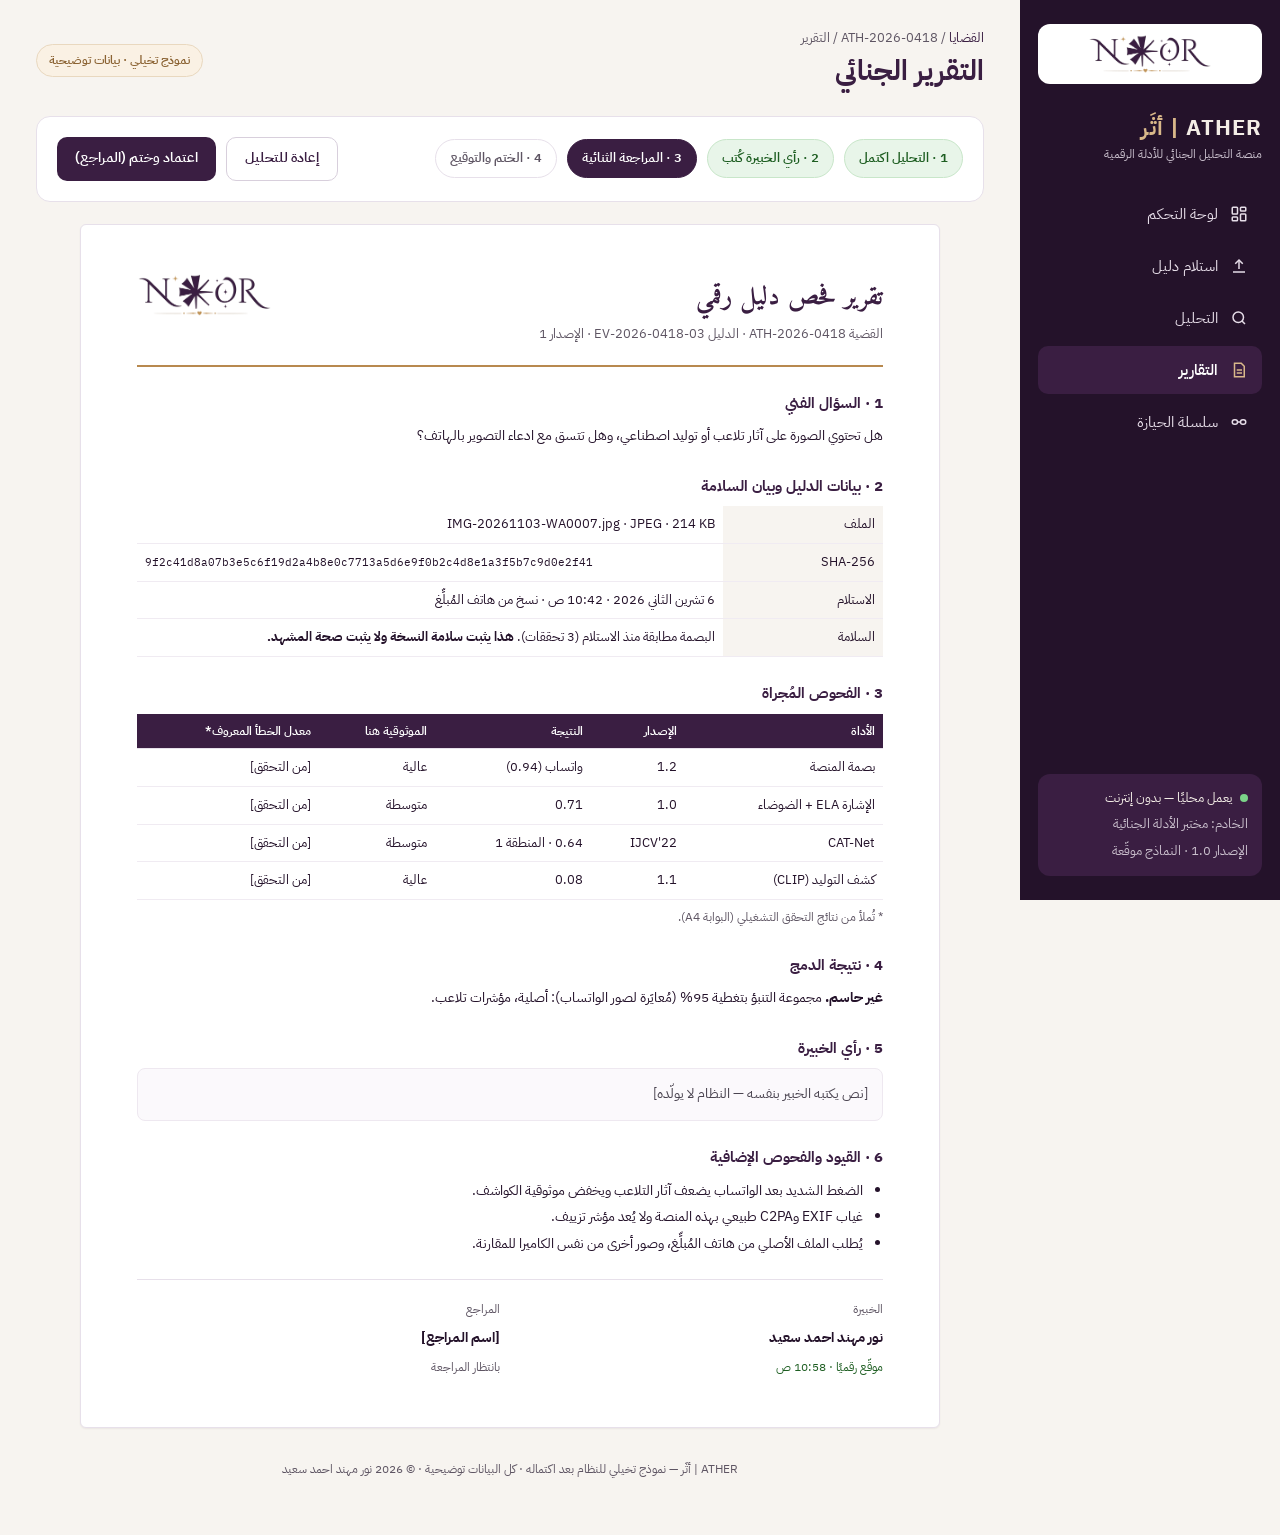
<file: report.html>
<!doctype html>
<html lang="ar" dir="rtl">
<head>
<meta charset="utf-8">
<meta name="viewport" content="width=device-width, initial-scale=1">
<title>ATHER | أثَر — التقرير الجنائي</title>
<meta name="description" content="ATHER (أثَر) — نموذج تخيلي لمنصة تحليل جنائي للأدلة الرقمية: صور، صوت، فيديو.">
<link rel="icon" type="image/png" href="logo.png">
<link rel="preconnect" href="https://fonts.googleapis.com">
<link rel="preconnect" href="https://fonts.gstatic.com" crossorigin>
<link href="https://fonts.googleapis.com/css2?family=IBM+Plex+Sans+Arabic:wght@400;500;600;700&family=IBM+Plex+Mono:wght@400;500&family=Amiri:wght@400;700&display=swap" rel="stylesheet">
<link rel="stylesheet" href="style.css">
</head>
<body>
<div class="layout">
  <nav class="side" aria-label="القائمة الرئيسية">
    <div class="logo"><img src="logo.png" alt="شعار نور"></div>
    <div class="brand">ATHER <span>| أثَر</span><small>منصة التحليل الجنائي للأدلة الرقمية</small></div>
    <div class="nav">
      <a href="index.html"><svg viewBox="0 0 24 24" aria-hidden="true"><rect x="3" y="3" width="7" height="9" rx="1"/><rect x="14" y="3" width="7" height="5" rx="1"/><rect x="14" y="12" width="7" height="9" rx="1"/><rect x="3" y="16" width="7" height="5" rx="1"/></svg>لوحة التحكم</a>
      <a href="intake.html"><svg viewBox="0 0 24 24" aria-hidden="true"><path d="M12 16V4"/><path d="M7 9l5-5 5 5"/><path d="M4 20h16"/></svg>استلام دليل</a>
      <a href="analysis.html"><svg viewBox="0 0 24 24" aria-hidden="true"><circle cx="11" cy="11" r="7"/><path d="M20 20l-4-4"/></svg>التحليل</a>
      <a href="report.html" class="active" aria-current="page"><svg viewBox="0 0 24 24" aria-hidden="true"><path d="M6 3h9l4 4v14H6z"/><path d="M9 12h7M9 16h7"/></svg>التقارير</a>
      <a href="custody.html"><svg viewBox="0 0 24 24" aria-hidden="true"><rect x="3" y="9" width="7" height="6" rx="3"/><rect x="14" y="9" width="7" height="6" rx="3"/><path d="M10 12h4"/></svg>سلسلة الحيازة</a>
    </div>
    <div class="status">
      <span class="on">يعمل محليًا — بدون إنترنت</span>
      <div>الخادم: مختبر الأدلة الجنائية</div>
      <div>الإصدار 1.0 · النماذج موقّعة</div>
    </div>
  </nav>
  <main class="main">
    <header class="top">
      <div>
        <div class="crumb"><a href="index.html">القضايا</a> / ATH-2026-0418 / التقرير</div>
        <h1>التقرير الجنائي</h1>
      </div>
      <span class="demo">نموذج تخيلي · بيانات توضيحية</span>
    </header>

    <section class="card" aria-label="مراحل الاعتماد" style="display:flex;flex-wrap:wrap;align-items:center;justify-content:space-between;gap:16px">
      <ol class="pills">
        <li class="done">1 · التحليل اكتمل</li>
        <li class="done">2 · رأي الخبيرة كُتب</li>
        <li class="now" id="stReview">3 · المراجعة الثنائية</li>
        <li id="stSeal">4 · الختم والتوقيع</li>
      </ol>
      <div style="display:flex;flex-wrap:wrap;gap:10px" id="actions">
        <button type="button" class="btn ghost" id="btnReturn">إعادة للتحليل</button>
        <button type="button" class="btn" id="btnSeal">اعتماد وختم (المراجع)</button>
      </div>
      <span class="chip green hidden" id="sealedChip" style="font-size:14px;padding:10px 16px">✓ مختوم — لا يُعدَّل بعد الآن</span>
    </section>
    <p class="note hidden" id="returnedNote" style="margin:0">انعاد للتحليل مع سبب مكتوب. التقرير الحالي محفوظ كإصدار 1 وراح ينكتب إصدار 2.</p>

    <article class="paper" aria-label="معاينة التقرير">
      <div class="head">
        <div><div class="t">تقرير فحص دليل رقمي</div><div class="crumb">القضية ATH-2026-0418 · الدليل EV-2026-0418-03 · الإصدار 1</div></div>
        <img src="logo.png" alt="شعار نور" style="height:44px;width:auto">
      </div>
      <section><h3>1 · السؤال الفني</h3><p style="margin:0">هل تحتوي الصورة على آثار تلاعب أو توليد اصطناعي، وهل تتسق مع ادعاء التصوير بالهاتف؟</p></section>
      <section><h3>2 · بيانات الدليل وبيان السلامة</h3>
        <table><tbody>
          <tr><td class="k">الملف</td><td>IMG-20261103-WA0007.jpg · JPEG · 214 KB</td></tr>
          <tr><td class="k">SHA-256</td><td class="mono ltr" style="font-size:11px">9f2c41d8a07b3e5c6f19d2a4b8e0c7713a5d6e9f0b2c4d8e1a3f5b7c9d0e2f41</td></tr>
          <tr><td class="k">الاستلام</td><td>6 تشرين الثاني 2026 · 10:42 ص · نسخ من هاتف المُبلِّغ</td></tr>
          <tr><td class="k">السلامة</td><td>البصمة مطابقة منذ الاستلام (3 تحققات). <strong>هذا يثبت سلامة النسخة ولا يثبت صحة المشهد.</strong></td></tr>
        </tbody></table></section>
      <section><h3>3 · الفحوص المُجراة</h3>
        <div class="scroll"><table>
          <thead><tr><th>الأداة</th><th>الإصدار</th><th>النتيجة</th><th>الموثوقية هنا</th><th>معدل الخطأ المعروف*</th></tr></thead>
          <tbody>
            <tr><td>بصمة المنصة</td><td>1.2</td><td>واتساب (0.94)</td><td>عالية</td><td>[من التحقق]</td></tr>
            <tr><td>الإشارة ELA + الضوضاء</td><td>1.0</td><td>0.71</td><td>متوسطة</td><td>[من التحقق]</td></tr>
            <tr><td>CAT-Net</td><td>IJCV'22</td><td>0.64 · المنطقة 1</td><td>متوسطة</td><td>[من التحقق]</td></tr>
            <tr><td>كشف التوليد (CLIP)</td><td>1.1</td><td>0.08</td><td>عالية</td><td>[من التحقق]</td></tr>
          </tbody></table></div>
        <p class="crumb" style="margin:6px 0 0;font-size:12px">* تُملأ من نتائج التحقق التشغيلي (البوابة A4).</p></section>
      <section><h3>4 · نتيجة الدمج</h3><p style="margin:0"><strong>غير حاسم.</strong> مجموعة التنبؤ بتغطية 95% (مُعايَرة لصور الواتساب): أصلية، مؤشرات تلاعب.</p></section>
      <section><h3>5 · رأي الخبيرة</h3><p class="op">[نص يكتبه الخبير بنفسه — النظام لا يولّده]</p></section>
      <section><h3>6 · القيود والفحوص الإضافية</h3>
        <ul style="margin:0;padding-inline-start:20px">
          <li>الضغط الشديد بعد الواتساب يضعف آثار التلاعب ويخفض موثوقية الكواشف.</li>
          <li>غياب EXIF وC2PA طبيعي بهذه المنصة ولا يُعد مؤشر تزييف.</li>
          <li>يُطلب الملف الأصلي من هاتف المُبلِّغ، وصور أخرى من نفس الكاميرا للمقارنة.</li>
        </ul></section>
      <section class="sigs">
        <div><small>الخبيرة</small><strong>نور مهند احمد سعيد</strong><small style="color:#1E5E22">موقّع رقميًا · 10:58 ص</small></div>
        <div><small>المراجع</small><strong>[اسم المراجع]</strong><small id="revSig">بانتظار المراجعة</small></div>
      </section>
      <div class="seal hidden" id="seal"><strong style="color:#3A1E42;font-size:13px;display:block">ختم ATHER · PAdES</strong>
        بصمة ملف PDF: <span class="mono ltr" style="display:inline-block">c71e…a90b</span> · مُسجَّلة بسجل التدقيق، السطر 48,231</div>
    </article>

    <footer class="site">ATHER | أثَر — نموذج تخيلي للنظام بعد اكتماله · كل البيانات توضيحية · © 2026 نور مهند احمد سعيد</footer>
  </main>
</div>
<script src="report.js"></script>
</body>
</html>
</file>
<file: style.css>
/* ATHER | أثَر — prototype site styles */
:root{
  --p:#3A1E42; --pd:#24122A; --p2:#7A4F86; --gold:#B8894F; --gold-t:#7A5326; --gold-bg:#FAF1E4; --gold-bd:#E9D8BF;
  --ink:#24122A; --mute:#5E5563; --line:#E7E0EA; --soft:#F5F0F7; --bg:#F7F4F0; --ok:#1E5E22; --ok-bg:#E8F5E9; --ok-bd:#C8E6C9;
  --bad:#7A1F1F; --bad-bg:#FDECEC; --bad-bd:#E5C4C4; --warn:#D9822B;
}
*{box-sizing:border-box}
html,body{margin:0}
body{font-family:"IBM Plex Sans Arabic",system-ui,sans-serif;color:var(--ink);background:var(--bg);line-height:1.6}
a{color:var(--p);text-decoration:none}a:hover{color:#8A6232}
.mono{font-family:"IBM Plex Mono",ui-monospace,monospace}
.ltr{direction:ltr;text-align:left;unicode-bidi:isolate}
.sr{position:absolute;width:1px;height:1px;overflow:hidden;clip:rect(0 0 0 0)}
button{font:inherit}

/* layout */
.layout{display:flex;min-height:100vh}
.side{flex:0 0 260px;background:var(--pd);color:#F3EDE6;padding:24px 18px;display:flex;flex-direction:column;gap:26px;position:sticky;top:0;height:100vh}
.side .logo{background:#fff;border-radius:12px;padding:10px 14px;display:flex;justify-content:center}
.side .logo img{height:40px;width:auto}
.brand{font-size:22px;font-weight:700;letter-spacing:1px}.brand span{color:#D9B88A}
.brand small{display:block;font-size:12px;font-weight:400;letter-spacing:0;color:#C9BFCC}
.nav{display:flex;flex-direction:column;gap:4px}
.nav a{display:flex;align-items:center;gap:12px;padding:12px 14px;border-radius:10px;color:#E6DDE8;font-size:15px;min-height:44px}
.nav a:hover{background:#311837;color:#fff}
.nav a.active{background:var(--p);color:#fff;font-weight:600}
.nav a.active svg{stroke:#D9B88A}
.nav svg{width:18px;height:18px;fill:none;stroke:currentColor;stroke-width:2;flex:0 0 auto}
.status{margin-top:auto;background:var(--p);border-radius:12px;padding:14px;font-size:13px;display:flex;flex-direction:column;gap:6px}
.status div{color:#C9BFCC}.status .on{color:#F3EDE6;display:flex;align-items:center;gap:8px}
.status .on::before{content:"";width:8px;height:8px;border-radius:50%;background:#7BD389}
.main{flex:1;min-width:0;padding:28px 36px 56px;display:flex;flex-direction:column;gap:22px}

/* common */
.top{display:flex;flex-wrap:wrap;align-items:center;justify-content:space-between;gap:16px}
.top h1{margin:0;font-size:28px;color:var(--p)}
.top p{margin:4px 0 0;font-size:14px;color:var(--mute)}
.crumb{font-size:13px;color:var(--mute)}
.demo{font-size:12px;font-weight:600;color:#8A6232;background:var(--gold-bg);border:1px solid var(--gold-bd);border-radius:20px;padding:6px 12px;white-space:nowrap}
.card{background:#fff;border:1px solid var(--line);border-radius:14px;padding:20px}
.card h2{margin:0 0 12px;font-size:17px;color:var(--p)}
.row{display:flex;flex-wrap:wrap;gap:20px;align-items:flex-start}
.grow{flex:999 1 520px;min-width:0}.side-col{flex:1 1 320px;display:flex;flex-direction:column;gap:20px}
.grid4{display:grid;grid-template-columns:repeat(4,minmax(0,1fr));gap:16px}
.grid3{display:grid;grid-template-columns:repeat(3,minmax(0,1fr));gap:12px}
.grid2{display:grid;grid-template-columns:repeat(2,minmax(0,1fr));gap:14px}
.kpi .lbl{font-size:13px;color:var(--mute)}.kpi .val{font-size:32px;font-weight:700;color:var(--p)}.kpi .sub{font-size:12px;color:var(--mute)}
.kpi.dark{background:var(--p);border-color:var(--p);color:#fff}.kpi.dark .lbl,.kpi.dark .sub{color:#E6DDE8}.kpi.dark .val{color:#fff;font-size:24px;display:flex;gap:10px;align-items:center}
.btn{display:inline-flex;align-items:center;gap:8px;background:var(--p);color:#fff;border:0;border-radius:10px;padding:0 18px;min-height:44px;font-weight:600;font-size:14px;cursor:pointer}
.btn:hover{background:#2C1633;color:#fff}
.btn.ghost{background:#fff;color:var(--p);border:1px solid #D8CFDC}.btn.ghost:hover{background:var(--soft)}
.btn.danger{background:#fff;color:#8A2E2E;border:1px solid var(--bad-bd)}
.seg{display:flex;gap:6px;background:var(--soft);border-radius:10px;padding:4px}
.seg button{border:0;background:transparent;color:var(--p);font-size:13px;padding:0 14px;min-height:36px;border-radius:8px;cursor:pointer}
.seg button[aria-pressed="true"],.seg button[aria-selected="true"]{background:var(--p);color:#fff;font-weight:600}
.seg.white{background:#fff;border:1px solid var(--line)}
.seg.white button{font-size:14px;min-height:40px;padding:0 16px}
.chip{font-size:12px;font-weight:600;border-radius:20px;padding:4px 10px;white-space:nowrap;border:1px solid}
.chip.gold{background:var(--gold-bg);color:var(--gold-t);border-color:var(--gold-bd)}
.chip.purple{background:#F1EAF4;color:var(--p);border-color:#DCCFE2}
.chip.green{background:var(--ok-bg);color:var(--ok);border-color:var(--ok-bd)}
.chip.grey{background:#F2F0F3;color:#4A4450;border-color:#E0DCE2}
.scroll{overflow-x:auto}
table{width:100%;border-collapse:collapse;font-size:14px}
th{text-align:right;color:var(--mute);font-size:12px;font-weight:600;padding:10px 8px;border-bottom:1px solid var(--line)}
td{padding:11px 8px;border-bottom:1px solid #F0EBF2}
.bar{height:8px;background:#F0EBF2;border-radius:6px;overflow:hidden}.bar i{display:block;height:100%;border-radius:6px;background:var(--p)}
.note{background:var(--gold-bg);border:1px solid var(--gold-bd);border-radius:14px;padding:16px 18px;font-size:14px;color:#4A3418;line-height:1.8}
.note strong{color:var(--gold-t)}
label.f{display:flex;flex-direction:column;gap:6px;font-size:13px;font-weight:600}
.f input,.f select,.f textarea{font:inherit;font-weight:400;font-size:14px;min-height:44px;border:1px solid #D8CFDC;border-radius:10px;padding:0 12px;background:#fff;color:var(--ink)}
.f textarea{padding:10px 12px;resize:vertical}
.full{grid-column:1/-1}
.hidden{display:none!important}

/* steps */
.steps{list-style:none;margin:0;padding:0;display:grid;grid-template-columns:repeat(3,minmax(0,1fr));gap:12px}
.steps li{border-radius:12px;padding:14px 16px;font-size:14px;background:#fff;color:var(--mute);border:1px solid var(--line)}
.steps li.done{background:var(--ok-bg);color:var(--ok);border-color:var(--ok-bd)}
.steps li.now{background:var(--p);color:#fff;border-color:var(--p);font-weight:600}
.pills{list-style:none;margin:0;padding:0;display:flex;flex-wrap:wrap;gap:10px}
.pills li{border-radius:20px;padding:8px 14px;font-size:13px;font-weight:600;background:#fff;color:var(--mute);border:1px solid var(--line)}
.pills li.done{background:var(--ok-bg);color:var(--ok);border-color:var(--ok-bd)}
.pills li.now{background:var(--p);color:#fff;border-color:var(--p)}

/* drop zone */
.drop{display:flex;flex-direction:column;align-items:center;justify-content:center;gap:8px;min-height:160px;border:2px dashed #C9B6CF;border-radius:14px;background:#FBF9FC;cursor:pointer;text-align:center;padding:20px}
.drop strong{color:var(--p)}.drop span{font-size:12px;color:var(--mute)}
dl.kv{margin:0;display:grid;grid-template-columns:110px minmax(0,1fr);gap:10px 12px;font-size:13px}
dl.kv dt{color:var(--mute)}dl.kv dd{margin:0}

/* analysis */
.verdict{display:flex;flex-wrap:wrap;gap:20px;align-items:center;justify-content:space-between}
.verdict .big{font-size:26px;font-weight:700;color:var(--p)}
.probs{display:grid;grid-template-columns:repeat(3,minmax(0,1fr));gap:10px;min-width:300px}
.probs div{background:var(--soft);border-radius:10px;padding:10px 12px;text-align:center;font-size:12px;color:var(--mute)}
.probs b{display:block;font-size:20px;color:var(--ink)}
.probs .hi{background:#F1EAF4;border:1px solid #C9B6CF}.probs .hi b{color:var(--p)}
.viewer{position:relative;border-radius:10px;overflow:hidden;aspect-ratio:16/10;background:#2A2430}
.viewer svg{width:100%;height:100%;display:block;transition:filter .2s}
.viewer.ela svg{filter:grayscale(1) brightness(.4)}
.ov{position:absolute;inset:0;pointer-events:none}
.ov.ela{background:#0E0A12;opacity:.86}
.ov.ela-dots{background-image:radial-gradient(#3B2E44 1px,transparent 1px);background-size:6px 6px}
.ov.ela-hot{inset:auto;right:22%;top:64%;width:20%;height:18%;background-image:radial-gradient(#F4E3C7 1px,transparent 1.5px);background-size:4px 4px}
.ov.box{inset:auto;right:21%;top:63%;width:22%;height:20%;border:3px solid #F2C14E;border-radius:6px;background:rgba(242,193,78,.22)}
.ov.tag{inset:auto;right:21%;top:calc(63% - 34px);background:#F2C14E;color:var(--pd);font-size:12px;font-weight:700;border-radius:6px;padding:4px 8px}
.facts{display:grid;grid-template-columns:repeat(4,minmax(0,1fr));gap:10px;font-size:13px;margin-top:14px}
.facts div{background:var(--bg);border-radius:10px;padding:10px 12px}.facts small{display:block;color:var(--mute);font-size:12px}
.det{border:1px solid #EEE8F0;border-radius:10px;padding:12px 14px;display:flex;flex-direction:column;gap:6px;margin-bottom:10px}
.det .h{display:flex;justify-content:space-between;gap:8px;font-size:14px}
.det .r{display:flex;align-items:center;gap:10px}.det .r .bar{flex:1}
.det .r span{width:40px;text-align:left;font-size:13px}
.det p{margin:0;font-size:12px;color:var(--mute);line-height:1.7}
.rel-hi{font-size:12px;color:var(--ok)}.rel-mid{font-size:12px;color:var(--gold-t)}.rel-lo{font-size:12px;color:#8A2E2E}
.wave{display:flex;align-items:center;gap:3px;height:140px;direction:ltr;background:#FBF9FC;border-radius:10px;padding:0 10px}
.wave i{flex:1;border-radius:2px;background:var(--p2)}.wave i.hot{background:var(--warn)}
.legend{display:flex;gap:16px;font-size:12px;color:#4A4450;flex-wrap:wrap}
.legend span{display:flex;align-items:center;gap:6px}.legend i{width:12px;height:12px;border-radius:3px;display:inline-block}
.frames{display:grid;grid-template-columns:repeat(8,minmax(0,1fr));gap:8px;direction:ltr}
.frames div{display:flex;flex-direction:column;gap:6px;align-items:center;font-size:11px}
.frames .thumb{width:100%;aspect-ratio:16/10;border-radius:6px;background:linear-gradient(160deg,#5B6B78,#2A2430)}
.frames .bad .thumb{outline:3px solid var(--warn);outline-offset:-3px}
.frames .tag{font-weight:600;border-radius:10px;padding:2px 8px;background:var(--ok-bg);color:var(--ok)}
.frames .bad .tag{background:#FBE9D7;color:#7A3E0E}
.mini{background:#fff;border:1px solid var(--line);border-radius:12px;padding:14px;display:flex;flex-direction:column;gap:6px}
.mini b{font-size:22px;color:var(--p)}.mini small{font-size:12px;color:var(--mute);line-height:1.7}

/* report paper */
.paper{background:#fff;border:1px solid var(--line);border-radius:6px;box-shadow:0 1px 2px rgba(36,18,42,.06);max-width:860px;width:100%;margin:0 auto;padding:48px 56px;display:flex;flex-direction:column;gap:22px;font-size:14px;line-height:1.9}
.paper .head{display:flex;justify-content:space-between;align-items:flex-start;gap:20px;border-bottom:2px solid var(--gold);padding-bottom:18px}
.paper .head .t{font-family:"Amiri",serif;font-size:26px;font-weight:700;color:var(--p)}
.paper h3{margin:0 0 6px;font-size:15px;color:var(--p)}
.paper table{font-size:13px}.paper td{padding:6px 8px}.paper td.k{background:var(--bg);width:160px}
.paper thead tr{background:var(--p);color:#fff}.paper thead th{color:#fff;padding:6px 8px}
.paper .op{background:#FBF9FC;border:1px solid #EEE8F0;border-radius:8px;padding:12px 14px;color:#4A4450;margin:0}
.sigs{display:grid;grid-template-columns:repeat(2,minmax(0,1fr));gap:20px;border-top:1px solid var(--line);padding-top:18px}
.sigs div{display:flex;flex-direction:column;gap:4px}.sigs small{color:var(--mute);font-size:12px}
.seal{border:2px solid var(--p);border-radius:10px;padding:12px 16px;font-size:12px}

/* custody */
.banner{border-radius:14px;padding:18px 22px;display:flex;flex-wrap:wrap;align-items:center;justify-content:space-between;gap:16px;background:var(--ok-bg);border:1px solid var(--ok-bd);color:var(--ok)}
.banner.broken{background:var(--bad-bg);border-color:var(--bad-bd);color:var(--bad)}
.banner .i{display:flex;align-items:center;gap:14px}.banner strong{display:block;font-size:18px}.banner span{font-size:13px}
tr.broken td{background:var(--bad-bg)}
.life{margin:0;padding:0;list-style:none;display:flex;flex-direction:column;gap:8px;font-size:14px}
.life li{display:flex;gap:10px;align-items:center}
.life b{width:22px;height:22px;border-radius:50%;display:inline-flex;align-items:center;justify-content:center;font-size:12px;background:#2E7D32;color:#fff}
.life li.now{font-weight:600}.life li.now b{background:var(--p)}
.life li.todo{color:var(--mute)}.life li.todo b{background:transparent;border:1.5px solid #C9BFCC;color:var(--mute)}

footer.site{font-size:12px;color:var(--mute);text-align:center;padding-top:10px}

@media (max-width:1000px){
  .grid4{grid-template-columns:repeat(2,minmax(0,1fr))}
  .facts,.frames{grid-template-columns:repeat(4,minmax(0,1fr))}
}
@media (max-width:820px){
  .layout{flex-direction:column}
  .side{position:static;height:auto;flex:none;gap:16px}
  .nav{flex-direction:row;flex-wrap:wrap}.nav a{flex:1 1 140px}
  .status{display:none}
  .main{padding:20px 16px 40px}
  .grid4,.grid3,.grid2,.steps{grid-template-columns:1fr}
  .paper{padding:28px 20px}
}
</file>
